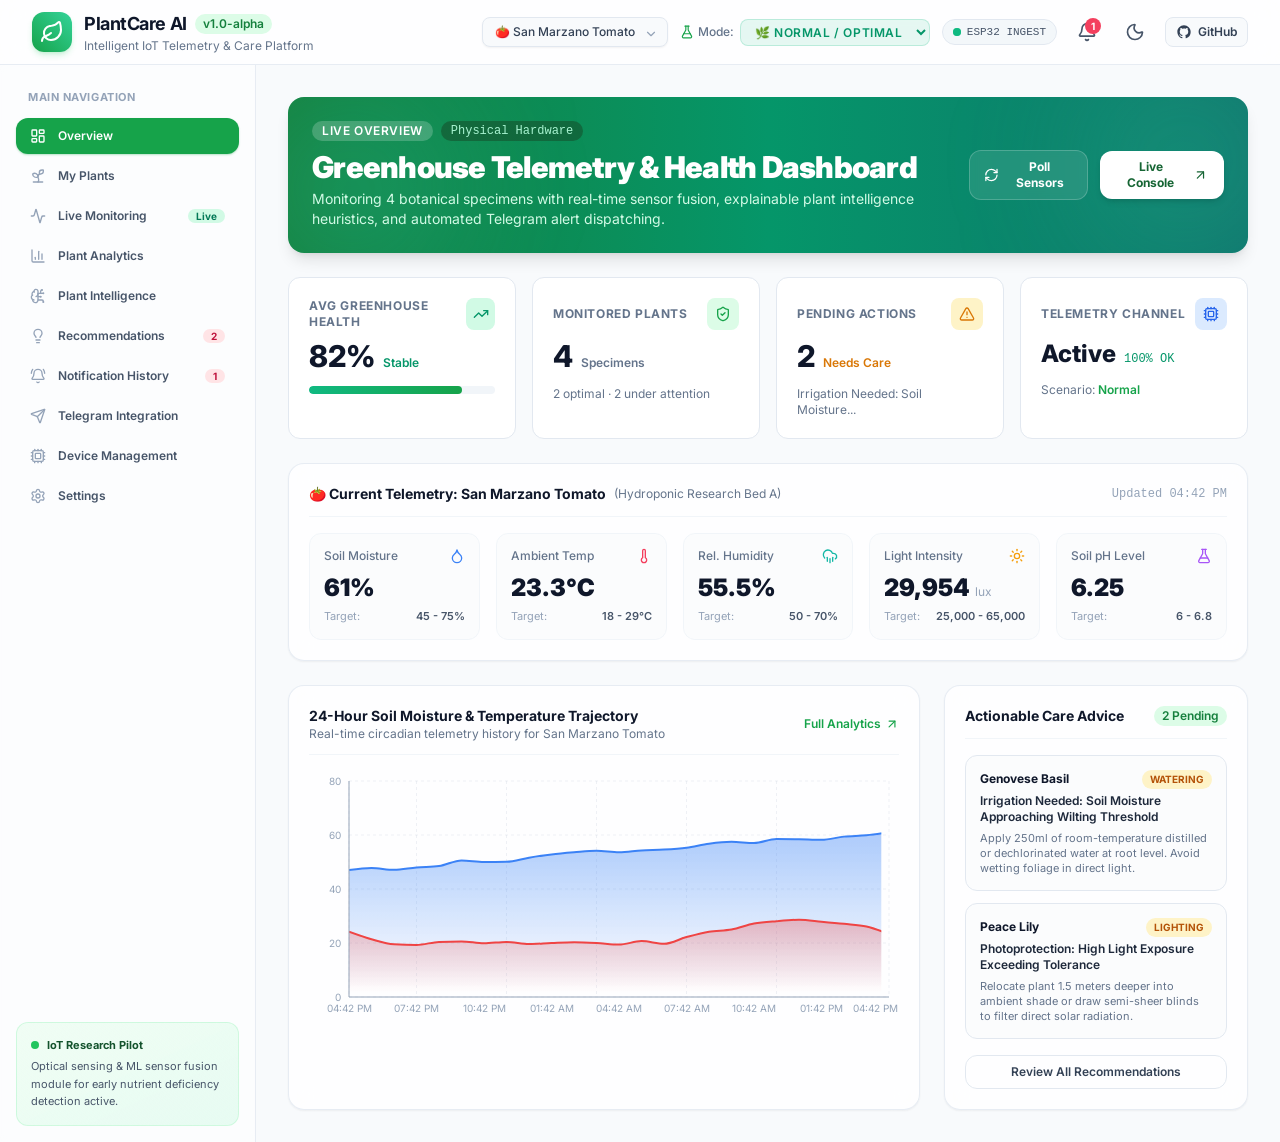
<file: index.html>
<!doctype html>
<html lang="en">
  <head>
    <meta charset="UTF-8" />
    <link rel="icon" type="image/svg+xml" href="data:image/svg+xml,<svg xmlns=%22http://www.w3.org/2000/svg%22 viewBox=%220 0 100 100%22><text y=%22.9em%22 font-size=%2290%22>🌿</text></svg>" />
    <meta name="viewport" content="width=device-width, initial-scale=1.0" />
    <meta name="description" content="PlantCare AI — Intelligent IoT Plant Telemetry Monitoring, Botanical Intelligence, and Telegram Alerting Platform." />
    <meta name="theme-color" content="#059669" />
    <title>PlantCare AI — Intelligent Plant Monitoring & Care Platform</title>
    <script type="module" crossorigin src="./assets/index-DK50gchQ.js"></script>
    <link rel="stylesheet" crossorigin href="./assets/index-CCjsMWDv.css">
  </head>
  <body>
    <div id="root"></div>
  </body>
</html>
</file>
<file: assets/index-CCjsMWDv.css>
@import "https://fonts.googleapis.com/css2?family=Inter:wght@300;400;500;600;700;800&family=JetBrains+Mono:wght@400;500&display=swap";*,:before,:after,::backdrop{--tw-border-spacing-x:0;--tw-border-spacing-y:0;--tw-translate-x:0;--tw-translate-y:0;--tw-rotate:0;--tw-skew-x:0;--tw-skew-y:0;--tw-scale-x:1;--tw-scale-y:1;--tw-pan-x: ;--tw-pan-y: ;--tw-pinch-zoom: ;--tw-scroll-snap-strictness:proximity;--tw-gradient-from-position: ;--tw-gradient-via-position: ;--tw-gradient-to-position: ;--tw-ordinal: ;--tw-slashed-zero: ;--tw-numeric-figure: ;--tw-numeric-spacing: ;--tw-numeric-fraction: ;--tw-ring-inset: ;--tw-ring-offset-width:0px;--tw-ring-offset-color:#fff;--tw-ring-color:#3b82f680;--tw-ring-offset-shadow:0 0 #0000;--tw-ring-shadow:0 0 #0000;--tw-shadow:0 0 #0000;--tw-shadow-colored:0 0 #0000;--tw-blur: ;--tw-brightness: ;--tw-contrast: ;--tw-grayscale: ;--tw-hue-rotate: ;--tw-invert: ;--tw-saturate: ;--tw-sepia: ;--tw-drop-shadow: ;--tw-backdrop-blur: ;--tw-backdrop-brightness: ;--tw-backdrop-contrast: ;--tw-backdrop-grayscale: ;--tw-backdrop-hue-rotate: ;--tw-backdrop-invert: ;--tw-backdrop-opacity: ;--tw-backdrop-saturate: ;--tw-backdrop-sepia: ;--tw-contain-size: ;--tw-contain-layout: ;--tw-contain-paint: ;--tw-contain-style: }*,:before,:after{box-sizing:border-box;border:0 solid #e5e7eb}:before,:after{--tw-content:""}html,:host{-webkit-text-size-adjust:100%;tab-size:4;font-feature-settings:normal;font-variation-settings:normal;-webkit-tap-highlight-color:transparent;font-family:Inter,system-ui,-apple-system,sans-serif;line-height:1.5}body{line-height:inherit;margin:0}hr{height:0;color:inherit;border-top-width:1px}abbr:where([title]){-webkit-text-decoration:underline dotted;text-decoration:underline dotted}h1,h2,h3,h4,h5,h6{font-size:inherit;font-weight:inherit}a{color:inherit;-webkit-text-decoration:inherit;text-decoration:inherit}b,strong{font-weight:bolder}code,kbd,samp,pre{font-feature-settings:normal;font-variation-settings:normal;font-family:ui-monospace,SFMono-Regular,Menlo,Monaco,Consolas,Liberation Mono,Courier New,monospace;font-size:1em}small{font-size:80%}sub,sup{vertical-align:baseline;font-size:75%;line-height:0;position:relative}sub{bottom:-.25em}sup{top:-.5em}table{text-indent:0;border-color:inherit;border-collapse:collapse}button,input,optgroup,select,textarea{font-feature-settings:inherit;font-variation-settings:inherit;font-family:inherit;font-size:100%;font-weight:inherit;line-height:inherit;letter-spacing:inherit;color:inherit;margin:0;padding:0}button,select{text-transform:none}button,input:where([type=button]),input:where([type=reset]),input:where([type=submit]){-webkit-appearance:button;background-color:#0000;background-image:none}:-moz-focusring{outline:auto}:-moz-ui-invalid{box-shadow:none}progress{vertical-align:baseline}::-webkit-inner-spin-button{height:auto}::-webkit-outer-spin-button{height:auto}[type=search]{-webkit-appearance:textfield;outline-offset:-2px}::-webkit-search-decoration{-webkit-appearance:none}::-webkit-file-upload-button{-webkit-appearance:button;font:inherit}summary{display:list-item}blockquote,dl,dd,h1,h2,h3,h4,h5,h6,hr,figure,p,pre{margin:0}fieldset{margin:0;padding:0}legend{padding:0}ol,ul,menu{margin:0;padding:0;list-style:none}dialog{padding:0}textarea{resize:vertical}input::-moz-placeholder{opacity:1;color:#9ca3af}textarea::-moz-placeholder{opacity:1;color:#9ca3af}input::placeholder,textarea::placeholder{opacity:1;color:#9ca3af}button,[role=button]{cursor:pointer}:disabled{cursor:default}img,svg,video,canvas,audio,iframe,embed,object{vertical-align:middle;display:block}img,video{max-width:100%;height:auto}[hidden]:where(:not([hidden=until-found])){display:none}body{--tw-bg-opacity:1;background-color:rgb(248 250 252/var(--tw-bg-opacity,1));--tw-text-opacity:1;color:rgb(30 41 59/var(--tw-text-opacity,1));-webkit-font-smoothing:antialiased;-moz-osx-font-smoothing:grayscale;font-family:Inter,system-ui,-apple-system,sans-serif;transition-property:color,background-color,border-color,text-decoration-color,fill,stroke;transition-duration:.2s;transition-timing-function:cubic-bezier(.4,0,.2,1)}body:is(.dark *){--tw-bg-opacity:1;background-color:rgb(2 6 23/var(--tw-bg-opacity,1));--tw-text-opacity:1;color:rgb(241 245 249/var(--tw-text-opacity,1))}.pointer-events-none{pointer-events:none}.fixed{position:fixed}.absolute{position:absolute}.relative{position:relative}.sticky{position:sticky}.inset-0{inset:0}.-bottom-12{bottom:-3rem}.-left-12{left:-3rem}.-right-12{right:-3rem}.-top-12{top:-3rem}.bottom-0{bottom:0}.left-0{left:0}.right-0{right:0}.right-1{right:.25rem}.right-2\.5{right:.625rem}.top-0{top:0}.top-1{top:.25rem}.top-2\.5{top:.625rem}.z-10{z-index:10}.z-40{z-index:40}.z-50{z-index:50}.mx-auto{margin-left:auto;margin-right:auto}.mb-1{margin-bottom:.25rem}.mb-2{margin-bottom:.5rem}.mb-3{margin-bottom:.75rem}.ml-4{margin-left:1rem}.mr-1{margin-right:.25rem}.mt-0\.5{margin-top:.125rem}.mt-1{margin-top:.25rem}.mt-1\.5{margin-top:.375rem}.mt-2{margin-top:.5rem}.mt-3{margin-top:.75rem}.mt-4{margin-top:1rem}.line-clamp-2{-webkit-line-clamp:2;-webkit-box-orient:vertical;display:-webkit-box;overflow:hidden}.block{display:block}.flex{display:flex}.inline-flex{display:inline-flex}.table{display:table}.grid{display:grid}.hidden{display:none}.h-1\.5{height:.375rem}.h-10{height:2.5rem}.h-11{height:2.75rem}.h-12{height:3rem}.h-16{height:4rem}.h-2{height:.5rem}.h-2\.5{height:.625rem}.h-3{height:.75rem}.h-3\.5{height:.875rem}.h-4{height:1rem}.h-5{height:1.25rem}.h-56{height:14rem}.h-6{height:1.5rem}.h-64{height:16rem}.h-8{height:2rem}.h-80{height:20rem}.h-9{height:2.25rem}.h-full{height:100%}.max-h-64{max-height:16rem}.max-h-72{max-height:18rem}.min-h-screen{min-height:100vh}.w-1\.5{width:.375rem}.w-10{width:2.5rem}.w-11{width:2.75rem}.w-12{width:3rem}.w-2{width:.5rem}.w-2\.5{width:.625rem}.w-3{width:.75rem}.w-3\.5{width:.875rem}.w-4{width:1rem}.w-5{width:1.25rem}.w-56{width:14rem}.w-6{width:1.5rem}.w-64{width:16rem}.w-8{width:2rem}.w-80{width:20rem}.w-9{width:2.25rem}.w-full{width:100%}.max-w-2xl{max-width:42rem}.max-w-7xl{max-width:80rem}.max-w-md{max-width:28rem}.max-w-xl{max-width:36rem}.flex-1{flex:1}.flex-shrink-0{flex-shrink:0}.scale-110{--tw-scale-x:1.1;--tw-scale-y:1.1;transform:translate(var(--tw-translate-x), var(--tw-translate-y)) rotate(var(--tw-rotate)) skewX(var(--tw-skew-x)) skewY(var(--tw-skew-y)) scaleX(var(--tw-scale-x)) scaleY(var(--tw-scale-y))}@keyframes ping{75%,to{opacity:0;transform:scale(2)}}.animate-ping{animation:1s cubic-bezier(0,0,.2,1) infinite ping}@keyframes pulse{50%{opacity:.5}}.animate-pulse{animation:2s cubic-bezier(.4,0,.6,1) infinite pulse}.cursor-pointer{cursor:pointer}.list-inside{list-style-position:inside}.list-decimal{list-style-type:decimal}.appearance-none{appearance:none}.grid-cols-1{grid-template-columns:repeat(1,minmax(0,1fr))}.grid-cols-2{grid-template-columns:repeat(2,minmax(0,1fr))}.grid-cols-3{grid-template-columns:repeat(3,minmax(0,1fr))}.flex-col{flex-direction:column}.flex-wrap{flex-wrap:wrap}.items-start{align-items:flex-start}.items-center{align-items:center}.items-baseline{align-items:baseline}.justify-end{justify-content:flex-end}.justify-center{justify-content:center}.justify-between{justify-content:space-between}.justify-around{justify-content:space-around}.gap-1{gap:.25rem}.gap-1\.5{gap:.375rem}.gap-2{gap:.5rem}.gap-3{gap:.75rem}.gap-3\.5{gap:.875rem}.gap-4{gap:1rem}.gap-5{gap:1.25rem}.gap-6{gap:1.5rem}.space-y-1>:not([hidden])~:not([hidden]){--tw-space-y-reverse:0;margin-top:calc(.25rem * calc(1 - var(--tw-space-y-reverse)));margin-bottom:calc(.25rem * var(--tw-space-y-reverse))}.space-y-2>:not([hidden])~:not([hidden]){--tw-space-y-reverse:0;margin-top:calc(.5rem * calc(1 - var(--tw-space-y-reverse)));margin-bottom:calc(.5rem * var(--tw-space-y-reverse))}.space-y-3>:not([hidden])~:not([hidden]){--tw-space-y-reverse:0;margin-top:calc(.75rem * calc(1 - var(--tw-space-y-reverse)));margin-bottom:calc(.75rem * var(--tw-space-y-reverse))}.space-y-4>:not([hidden])~:not([hidden]){--tw-space-y-reverse:0;margin-top:calc(1rem * calc(1 - var(--tw-space-y-reverse)));margin-bottom:calc(1rem * var(--tw-space-y-reverse))}.space-y-6>:not([hidden])~:not([hidden]){--tw-space-y-reverse:0;margin-top:calc(1.5rem * calc(1 - var(--tw-space-y-reverse)));margin-bottom:calc(1.5rem * var(--tw-space-y-reverse))}.divide-y>:not([hidden])~:not([hidden]){--tw-divide-y-reverse:0;border-top-width:calc(1px * calc(1 - var(--tw-divide-y-reverse)));border-bottom-width:calc(1px * var(--tw-divide-y-reverse))}.divide-slate-100>:not([hidden])~:not([hidden]){--tw-divide-opacity:1;border-color:rgb(241 245 249/var(--tw-divide-opacity,1))}.self-end{align-self:flex-end}.overflow-hidden{overflow:hidden}.overflow-x-auto{overflow-x:auto}.overflow-y-auto{overflow-y:auto}.rounded{border-radius:.25rem}.rounded-2xl{border-radius:1rem}.rounded-full{border-radius:9999px}.rounded-lg{border-radius:.5rem}.rounded-md{border-radius:.375rem}.rounded-xl{border-radius:.75rem}.border{border-width:1px}.border-2{border-width:2px}.border-b{border-bottom-width:1px}.border-l-2{border-left-width:2px}.border-l-4{border-left-width:4px}.border-r{border-right-width:1px}.border-t{border-top-width:1px}.border-amber-200\/80{border-color:#fde68acc}.border-amber-500\/20{border-color:#f59e0b33}.border-blue-500\/20{border-color:#3b82f633}.border-botanical-200{--tw-border-opacity:1;border-color:rgb(187 247 208/var(--tw-border-opacity,1))}.border-botanical-200\/60{border-color:#bbf7d099}.border-botanical-500{--tw-border-opacity:1;border-color:rgb(34 197 94/var(--tw-border-opacity,1))}.border-emerald-200\/80{border-color:#a7f3d0cc}.border-emerald-500\/20{border-color:#10b98133}.border-rose-500\/20{border-color:#f43f5e33}.border-sky-100{--tw-border-opacity:1;border-color:rgb(224 242 254/var(--tw-border-opacity,1))}.border-sky-300{--tw-border-opacity:1;border-color:rgb(125 211 252/var(--tw-border-opacity,1))}.border-slate-100{--tw-border-opacity:1;border-color:rgb(241 245 249/var(--tw-border-opacity,1))}.border-slate-200{--tw-border-opacity:1;border-color:rgb(226 232 240/var(--tw-border-opacity,1))}.border-slate-200\/80{border-color:#e2e8f0cc}.border-teal-500\/20{border-color:#14b8a633}.border-white\/20{border-color:#fff3}.border-l-amber-500{--tw-border-opacity:1;border-left-color:rgb(245 158 11/var(--tw-border-opacity,1))}.border-l-blue-500{--tw-border-opacity:1;border-left-color:rgb(59 130 246/var(--tw-border-opacity,1))}.border-l-emerald-400{--tw-border-opacity:1;border-left-color:rgb(52 211 153/var(--tw-border-opacity,1))}.border-l-rose-500{--tw-border-opacity:1;border-left-color:rgb(244 63 94/var(--tw-border-opacity,1))}.bg-amber-100{--tw-bg-opacity:1;background-color:rgb(254 243 199/var(--tw-bg-opacity,1))}.bg-amber-200\/60{background-color:#fde68a99}.bg-amber-50\/60{background-color:#fffbeb99}.bg-amber-500{--tw-bg-opacity:1;background-color:rgb(245 158 11/var(--tw-bg-opacity,1))}.bg-amber-500\/10{background-color:#f59e0b1a}.bg-amber-600{--tw-bg-opacity:1;background-color:rgb(217 119 6/var(--tw-bg-opacity,1))}.bg-blue-100{--tw-bg-opacity:1;background-color:rgb(219 234 254/var(--tw-bg-opacity,1))}.bg-blue-50{--tw-bg-opacity:1;background-color:rgb(239 246 255/var(--tw-bg-opacity,1))}.bg-blue-500{--tw-bg-opacity:1;background-color:rgb(59 130 246/var(--tw-bg-opacity,1))}.bg-blue-500\/10{background-color:#3b82f61a}.bg-blue-600{--tw-bg-opacity:1;background-color:rgb(37 99 235/var(--tw-bg-opacity,1))}.bg-botanical-100{--tw-bg-opacity:1;background-color:rgb(220 252 231/var(--tw-bg-opacity,1))}.bg-botanical-200\/60{background-color:#bbf7d099}.bg-botanical-50{--tw-bg-opacity:1;background-color:rgb(240 253 244/var(--tw-bg-opacity,1))}.bg-botanical-50\/40{background-color:#f0fdf466}.bg-botanical-50\/60{background-color:#f0fdf499}.bg-botanical-50\/70{background-color:#f0fdf4b3}.bg-botanical-50\/80{background-color:#f0fdf4cc}.bg-botanical-500{--tw-bg-opacity:1;background-color:rgb(34 197 94/var(--tw-bg-opacity,1))}.bg-botanical-600{--tw-bg-opacity:1;background-color:rgb(22 163 74/var(--tw-bg-opacity,1))}.bg-botanical-900\/60{background-color:#14532d99}.bg-emerald-100{--tw-bg-opacity:1;background-color:rgb(209 250 229/var(--tw-bg-opacity,1))}.bg-emerald-400{--tw-bg-opacity:1;background-color:rgb(52 211 153/var(--tw-bg-opacity,1))}.bg-emerald-400\/20{background-color:#34d39933}.bg-emerald-50\/60{background-color:#ecfdf599}.bg-emerald-500{--tw-bg-opacity:1;background-color:rgb(16 185 129/var(--tw-bg-opacity,1))}.bg-emerald-500\/10{background-color:#10b9811a}.bg-purple-500{--tw-bg-opacity:1;background-color:rgb(168 85 247/var(--tw-bg-opacity,1))}.bg-rose-100{--tw-bg-opacity:1;background-color:rgb(255 228 230/var(--tw-bg-opacity,1))}.bg-rose-50{--tw-bg-opacity:1;background-color:rgb(255 241 242/var(--tw-bg-opacity,1))}.bg-rose-500{--tw-bg-opacity:1;background-color:rgb(244 63 94/var(--tw-bg-opacity,1))}.bg-rose-500\/10{background-color:#f43f5e1a}.bg-rose-600{--tw-bg-opacity:1;background-color:rgb(225 29 72/var(--tw-bg-opacity,1))}.bg-sky-100{--tw-bg-opacity:1;background-color:rgb(224 242 254/var(--tw-bg-opacity,1))}.bg-sky-50{--tw-bg-opacity:1;background-color:rgb(240 249 255/var(--tw-bg-opacity,1))}.bg-sky-50\/50{background-color:#f0f9ff80}.bg-slate-100{--tw-bg-opacity:1;background-color:rgb(241 245 249/var(--tw-bg-opacity,1))}.bg-slate-100\/80{background-color:#f1f5f9cc}.bg-slate-200{--tw-bg-opacity:1;background-color:rgb(226 232 240/var(--tw-bg-opacity,1))}.bg-slate-50{--tw-bg-opacity:1;background-color:rgb(248 250 252/var(--tw-bg-opacity,1))}.bg-slate-50\/50{background-color:#f8fafc80}.bg-slate-50\/60{background-color:#f8fafc99}.bg-slate-800\/80{background-color:#1e293bcc}.bg-slate-900{--tw-bg-opacity:1;background-color:rgb(15 23 42/var(--tw-bg-opacity,1))}.bg-slate-900\/60{background-color:#0f172a99}.bg-slate-950{--tw-bg-opacity:1;background-color:rgb(2 6 23/var(--tw-bg-opacity,1))}.bg-teal-400\/20{background-color:#2dd4bf33}.bg-teal-50{--tw-bg-opacity:1;background-color:rgb(240 253 250/var(--tw-bg-opacity,1))}.bg-teal-500{--tw-bg-opacity:1;background-color:rgb(20 184 166/var(--tw-bg-opacity,1))}.bg-teal-500\/10{background-color:#14b8a61a}.bg-teal-600{--tw-bg-opacity:1;background-color:rgb(13 148 136/var(--tw-bg-opacity,1))}.bg-white{--tw-bg-opacity:1;background-color:rgb(255 255 255/var(--tw-bg-opacity,1))}.bg-white\/10{background-color:#ffffff1a}.bg-white\/20{background-color:#fff3}.bg-white\/50{background-color:#ffffff80}.bg-white\/80{background-color:#fffc}.bg-white\/90{background-color:#ffffffe6}.bg-gradient-to-br{background-image:linear-gradient(to bottom right, var(--tw-gradient-stops))}.bg-gradient-to-r{background-image:linear-gradient(to right, var(--tw-gradient-stops))}.bg-gradient-to-tr{background-image:linear-gradient(to top right, var(--tw-gradient-stops))}.from-amber-500{--tw-gradient-from:#f59e0b var(--tw-gradient-from-position);--tw-gradient-to:#f59e0b00 var(--tw-gradient-to-position);--tw-gradient-stops:var(--tw-gradient-from), var(--tw-gradient-to)}.from-botanical-50{--tw-gradient-from:#f0fdf4 var(--tw-gradient-from-position);--tw-gradient-to:#f0fdf400 var(--tw-gradient-to-position);--tw-gradient-stops:var(--tw-gradient-from), var(--tw-gradient-to)}.from-botanical-50\/70{--tw-gradient-from:#f0fdf4b3 var(--tw-gradient-from-position);--tw-gradient-to:#f0fdf400 var(--tw-gradient-to-position);--tw-gradient-stops:var(--tw-gradient-from), var(--tw-gradient-to)}.from-botanical-600{--tw-gradient-from:#16a34a var(--tw-gradient-from-position);--tw-gradient-to:#16a34a00 var(--tw-gradient-to-position);--tw-gradient-stops:var(--tw-gradient-from), var(--tw-gradient-to)}.from-botanical-700{--tw-gradient-from:#15803d var(--tw-gradient-from-position);--tw-gradient-to:#15803d00 var(--tw-gradient-to-position);--tw-gradient-stops:var(--tw-gradient-from), var(--tw-gradient-to)}.from-emerald-500{--tw-gradient-from:#10b981 var(--tw-gradient-from-position);--tw-gradient-to:#10b98100 var(--tw-gradient-to-position);--tw-gradient-stops:var(--tw-gradient-from), var(--tw-gradient-to)}.via-emerald-500{--tw-gradient-to:#10b98100 var(--tw-gradient-to-position);--tw-gradient-stops:var(--tw-gradient-from), #10b981 var(--tw-gradient-via-position), var(--tw-gradient-to)}.via-emerald-600{--tw-gradient-to:#05966900 var(--tw-gradient-to-position);--tw-gradient-stops:var(--tw-gradient-from), #059669 var(--tw-gradient-via-position), var(--tw-gradient-to)}.to-botanical-600{--tw-gradient-to:#16a34a var(--tw-gradient-to-position)}.to-emerald-100\/50{--tw-gradient-to:#d1fae580 var(--tw-gradient-to-position)}.to-emerald-400{--tw-gradient-to:#34d399 var(--tw-gradient-to-position)}.to-emerald-50\/40{--tw-gradient-to:#ecfdf566 var(--tw-gradient-to-position)}.to-teal-700{--tw-gradient-to:#0f766e var(--tw-gradient-to-position)}.p-1{padding:.25rem}.p-1\.5{padding:.375rem}.p-12{padding:3rem}.p-2{padding:.5rem}.p-2\.5{padding:.625rem}.p-3{padding:.75rem}.p-3\.5{padding:.875rem}.p-4{padding:1rem}.p-5{padding:1.25rem}.p-6{padding:1.5rem}.px-1{padding-left:.25rem;padding-right:.25rem}.px-1\.5{padding-left:.375rem;padding-right:.375rem}.px-2{padding-left:.5rem;padding-right:.5rem}.px-2\.5{padding-left:.625rem;padding-right:.625rem}.px-3{padding-left:.75rem;padding-right:.75rem}.px-3\.5{padding-left:.875rem;padding-right:.875rem}.px-4{padding-left:1rem;padding-right:1rem}.px-5{padding-left:1.25rem;padding-right:1.25rem}.py-0\.5{padding-top:.125rem;padding-bottom:.125rem}.py-1{padding-top:.25rem;padding-bottom:.25rem}.py-1\.5{padding-top:.375rem;padding-bottom:.375rem}.py-2{padding-top:.5rem;padding-bottom:.5rem}.py-2\.5{padding-top:.625rem;padding-bottom:.625rem}.py-8{padding-top:2rem;padding-bottom:2rem}.pb-2{padding-bottom:.5rem}.pb-20{padding-bottom:5rem}.pb-3{padding-bottom:.75rem}.pb-4{padding-bottom:1rem}.pl-3{padding-left:.75rem}.pr-8{padding-right:2rem}.pt-1{padding-top:.25rem}.pt-2{padding-top:.5rem}.pt-3{padding-top:.75rem}.text-left{text-align:left}.text-center{text-align:center}.font-mono{font-family:ui-monospace,SFMono-Regular,Menlo,Monaco,Consolas,Liberation Mono,Courier New,monospace}.font-serif{font-family:ui-serif,Georgia,Cambria,Times New Roman,Times,serif}.text-2xl{font-size:1.5rem;line-height:2rem}.text-3xl{font-size:1.875rem;line-height:2.25rem}.text-4xl{font-size:2.25rem;line-height:2.5rem}.text-\[10px\]{font-size:10px}.text-\[11px\]{font-size:11px}.text-base{font-size:1rem;line-height:1.5rem}.text-lg{font-size:1.125rem;line-height:1.75rem}.text-sm{font-size:.875rem;line-height:1.25rem}.text-xl{font-size:1.25rem;line-height:1.75rem}.text-xs{font-size:.75rem;line-height:1rem}.font-black{font-weight:900}.font-bold{font-weight:700}.font-extrabold{font-weight:800}.font-medium{font-weight:500}.font-normal{font-weight:400}.font-semibold{font-weight:600}.uppercase{text-transform:uppercase}.capitalize{text-transform:capitalize}.italic{font-style:italic}.leading-none{line-height:1}.leading-relaxed{line-height:1.625}.leading-snug{line-height:1.375}.tracking-tight{letter-spacing:-.025em}.tracking-wider{letter-spacing:.05em}.text-amber-400{--tw-text-opacity:1;color:rgb(251 191 36/var(--tw-text-opacity,1))}.text-amber-500{--tw-text-opacity:1;color:rgb(245 158 11/var(--tw-text-opacity,1))}.text-amber-600{--tw-text-opacity:1;color:rgb(217 119 6/var(--tw-text-opacity,1))}.text-amber-700{--tw-text-opacity:1;color:rgb(180 83 9/var(--tw-text-opacity,1))}.text-amber-900{--tw-text-opacity:1;color:rgb(120 53 15/var(--tw-text-opacity,1))}.text-blue-500{--tw-text-opacity:1;color:rgb(59 130 246/var(--tw-text-opacity,1))}.text-blue-600{--tw-text-opacity:1;color:rgb(37 99 235/var(--tw-text-opacity,1))}.text-blue-700{--tw-text-opacity:1;color:rgb(29 78 216/var(--tw-text-opacity,1))}.text-botanical-600{--tw-text-opacity:1;color:rgb(22 163 74/var(--tw-text-opacity,1))}.text-botanical-700{--tw-text-opacity:1;color:rgb(21 128 61/var(--tw-text-opacity,1))}.text-botanical-800{--tw-text-opacity:1;color:rgb(22 101 52/var(--tw-text-opacity,1))}.text-botanical-900{--tw-text-opacity:1;color:rgb(20 83 45/var(--tw-text-opacity,1))}.text-emerald-100{--tw-text-opacity:1;color:rgb(209 250 229/var(--tw-text-opacity,1))}.text-emerald-200{--tw-text-opacity:1;color:rgb(167 243 208/var(--tw-text-opacity,1))}.text-emerald-500{--tw-text-opacity:1;color:rgb(16 185 129/var(--tw-text-opacity,1))}.text-emerald-600{--tw-text-opacity:1;color:rgb(5 150 105/var(--tw-text-opacity,1))}.text-emerald-700{--tw-text-opacity:1;color:rgb(4 120 87/var(--tw-text-opacity,1))}.text-emerald-900{--tw-text-opacity:1;color:rgb(6 78 59/var(--tw-text-opacity,1))}.text-indigo-400{--tw-text-opacity:1;color:rgb(129 140 248/var(--tw-text-opacity,1))}.text-purple-500{--tw-text-opacity:1;color:rgb(168 85 247/var(--tw-text-opacity,1))}.text-purple-600{--tw-text-opacity:1;color:rgb(147 51 234/var(--tw-text-opacity,1))}.text-rose-500{--tw-text-opacity:1;color:rgb(244 63 94/var(--tw-text-opacity,1))}.text-rose-600{--tw-text-opacity:1;color:rgb(225 29 72/var(--tw-text-opacity,1))}.text-rose-700{--tw-text-opacity:1;color:rgb(190 18 60/var(--tw-text-opacity,1))}.text-sky-500{--tw-text-opacity:1;color:rgb(14 165 233/var(--tw-text-opacity,1))}.text-sky-600{--tw-text-opacity:1;color:rgb(2 132 199/var(--tw-text-opacity,1))}.text-sky-700{--tw-text-opacity:1;color:rgb(3 105 161/var(--tw-text-opacity,1))}.text-sky-900{--tw-text-opacity:1;color:rgb(12 74 110/var(--tw-text-opacity,1))}.text-slate-200{--tw-text-opacity:1;color:rgb(226 232 240/var(--tw-text-opacity,1))}.text-slate-400{--tw-text-opacity:1;color:rgb(148 163 184/var(--tw-text-opacity,1))}.text-slate-500{--tw-text-opacity:1;color:rgb(100 116 139/var(--tw-text-opacity,1))}.text-slate-600{--tw-text-opacity:1;color:rgb(71 85 105/var(--tw-text-opacity,1))}.text-slate-700{--tw-text-opacity:1;color:rgb(51 65 85/var(--tw-text-opacity,1))}.text-slate-800{--tw-text-opacity:1;color:rgb(30 41 59/var(--tw-text-opacity,1))}.text-slate-900{--tw-text-opacity:1;color:rgb(15 23 42/var(--tw-text-opacity,1))}.text-teal-500{--tw-text-opacity:1;color:rgb(20 184 166/var(--tw-text-opacity,1))}.text-teal-600{--tw-text-opacity:1;color:rgb(13 148 136/var(--tw-text-opacity,1))}.text-teal-700{--tw-text-opacity:1;color:rgb(15 118 110/var(--tw-text-opacity,1))}.text-white{--tw-text-opacity:1;color:rgb(255 255 255/var(--tw-text-opacity,1))}.opacity-40{opacity:.4}.opacity-75{opacity:.75}.shadow-2xl{--tw-shadow:0 25px 50px -12px #00000040;--tw-shadow-colored:0 25px 50px -12px var(--tw-shadow-color);box-shadow:var(--tw-ring-offset-shadow,0 0 #0000), var(--tw-ring-shadow,0 0 #0000), var(--tw-shadow)}.shadow-inner{--tw-shadow:inset 0 2px 4px 0 #0000000d;--tw-shadow-colored:inset 0 2px 4px 0 var(--tw-shadow-color);box-shadow:var(--tw-ring-offset-shadow,0 0 #0000), var(--tw-ring-shadow,0 0 #0000), var(--tw-shadow)}.shadow-lg{--tw-shadow:0 10px 15px -3px #0000001a, 0 4px 6px -4px #0000001a;--tw-shadow-colored:0 10px 15px -3px var(--tw-shadow-color), 0 4px 6px -4px var(--tw-shadow-color);box-shadow:var(--tw-ring-offset-shadow,0 0 #0000), var(--tw-ring-shadow,0 0 #0000), var(--tw-shadow)}.shadow-md{--tw-shadow:0 4px 6px -1px #0000001a, 0 2px 4px -2px #0000001a;--tw-shadow-colored:0 4px 6px -1px var(--tw-shadow-color), 0 2px 4px -2px var(--tw-shadow-color);box-shadow:var(--tw-ring-offset-shadow,0 0 #0000), var(--tw-ring-shadow,0 0 #0000), var(--tw-shadow)}.shadow-sm{--tw-shadow:0 1px 2px 0 #0000000d;--tw-shadow-colored:0 1px 2px 0 var(--tw-shadow-color);box-shadow:var(--tw-ring-offset-shadow,0 0 #0000), var(--tw-ring-shadow,0 0 #0000), var(--tw-shadow)}.shadow-xl{--tw-shadow:0 20px 25px -5px #0000001a, 0 8px 10px -6px #0000001a;--tw-shadow-colored:0 20px 25px -5px var(--tw-shadow-color), 0 8px 10px -6px var(--tw-shadow-color);box-shadow:var(--tw-ring-offset-shadow,0 0 #0000), var(--tw-ring-shadow,0 0 #0000), var(--tw-shadow)}.shadow-botanical-500\/20{--tw-shadow-color:#22c55e33;--tw-shadow:var(--tw-shadow-colored)}.shadow-botanical-600\/20{--tw-shadow-color:#16a34a33;--tw-shadow:var(--tw-shadow-colored)}.shadow-botanical-600\/30{--tw-shadow-color:#16a34a4d;--tw-shadow:var(--tw-shadow-colored)}.ring-1{--tw-ring-offset-shadow:var(--tw-ring-inset) 0 0 0 var(--tw-ring-offset-width) var(--tw-ring-offset-color);--tw-ring-shadow:var(--tw-ring-inset) 0 0 0 calc(1px + var(--tw-ring-offset-width)) var(--tw-ring-color);box-shadow:var(--tw-ring-offset-shadow), var(--tw-ring-shadow), var(--tw-shadow,0 0 #0000)}.ring-botanical-500{--tw-ring-opacity:1;--tw-ring-color:rgb(34 197 94/var(--tw-ring-opacity,1))}.ring-botanical-500\/20{--tw-ring-color:#22c55e33}.blur{--tw-blur:blur(8px);filter:var(--tw-blur) var(--tw-brightness) var(--tw-contrast) var(--tw-grayscale) var(--tw-hue-rotate) var(--tw-invert) var(--tw-saturate) var(--tw-sepia) var(--tw-drop-shadow)}.blur-3xl{--tw-blur:blur(64px);filter:var(--tw-blur) var(--tw-brightness) var(--tw-contrast) var(--tw-grayscale) var(--tw-hue-rotate) var(--tw-invert) var(--tw-saturate) var(--tw-sepia) var(--tw-drop-shadow)}.filter{filter:var(--tw-blur) var(--tw-brightness) var(--tw-contrast) var(--tw-grayscale) var(--tw-hue-rotate) var(--tw-invert) var(--tw-saturate) var(--tw-sepia) var(--tw-drop-shadow)}.backdrop-blur-md{--tw-backdrop-blur:blur(12px);-webkit-backdrop-filter:var(--tw-backdrop-blur) var(--tw-backdrop-brightness) var(--tw-backdrop-contrast) var(--tw-backdrop-grayscale) var(--tw-backdrop-hue-rotate) var(--tw-backdrop-invert) var(--tw-backdrop-opacity) var(--tw-backdrop-saturate) var(--tw-backdrop-sepia);backdrop-filter:var(--tw-backdrop-blur) var(--tw-backdrop-brightness) var(--tw-backdrop-contrast) var(--tw-backdrop-grayscale) var(--tw-backdrop-hue-rotate) var(--tw-backdrop-invert) var(--tw-backdrop-opacity) var(--tw-backdrop-saturate) var(--tw-backdrop-sepia)}.backdrop-blur-sm{--tw-backdrop-blur:blur(4px);-webkit-backdrop-filter:var(--tw-backdrop-blur) var(--tw-backdrop-brightness) var(--tw-backdrop-contrast) var(--tw-backdrop-grayscale) var(--tw-backdrop-hue-rotate) var(--tw-backdrop-invert) var(--tw-backdrop-opacity) var(--tw-backdrop-saturate) var(--tw-backdrop-sepia);backdrop-filter:var(--tw-backdrop-blur) var(--tw-backdrop-brightness) var(--tw-backdrop-contrast) var(--tw-backdrop-grayscale) var(--tw-backdrop-hue-rotate) var(--tw-backdrop-invert) var(--tw-backdrop-opacity) var(--tw-backdrop-saturate) var(--tw-backdrop-sepia)}.transition-all{transition-property:all;transition-duration:.15s;transition-timing-function:cubic-bezier(.4,0,.2,1)}.transition-colors{transition-property:color,background-color,border-color,text-decoration-color,fill,stroke;transition-duration:.15s;transition-timing-function:cubic-bezier(.4,0,.2,1)}.transition-transform{transition-property:transform;transition-duration:.15s;transition-timing-function:cubic-bezier(.4,0,.2,1)}.duration-150{transition-duration:.15s}.duration-200{transition-duration:.2s}.duration-500{transition-duration:.5s}.glass-panel{--tw-shadow:0 1px 2px 0 #0000000d;--tw-shadow-colored:0 1px 2px 0 var(--tw-shadow-color);box-shadow:var(--tw-ring-offset-shadow,0 0 #0000), var(--tw-ring-shadow,0 0 #0000), var(--tw-shadow);--tw-backdrop-blur:blur(12px);-webkit-backdrop-filter:var(--tw-backdrop-blur) var(--tw-backdrop-brightness) var(--tw-backdrop-contrast) var(--tw-backdrop-grayscale) var(--tw-backdrop-hue-rotate) var(--tw-backdrop-invert) var(--tw-backdrop-opacity) var(--tw-backdrop-saturate) var(--tw-backdrop-sepia);backdrop-filter:var(--tw-backdrop-blur) var(--tw-backdrop-brightness) var(--tw-backdrop-contrast) var(--tw-backdrop-grayscale) var(--tw-backdrop-hue-rotate) var(--tw-backdrop-invert) var(--tw-backdrop-opacity) var(--tw-backdrop-saturate) var(--tw-backdrop-sepia);background-color:#fffc;border-width:1px;border-color:#e2e8f0cc;border-radius:1rem}.glass-panel:is(.dark *){background-color:#0f172acc;border-color:#1e293bcc}.glass-card{--tw-border-opacity:1;border-width:1px;border-color:rgb(226 232 240/var(--tw-border-opacity,1));--tw-bg-opacity:1;background-color:rgb(255 255 255/var(--tw-bg-opacity,1));border-radius:.75rem;transition-property:all;transition-duration:.2s;transition-timing-function:cubic-bezier(.4,0,.2,1)}.glass-card:hover{--tw-border-opacity:1;border-color:rgb(134 239 172/var(--tw-border-opacity,1));--tw-shadow:0 4px 6px -1px #0000001a, 0 2px 4px -2px #0000001a;--tw-shadow-colored:0 4px 6px -1px var(--tw-shadow-color), 0 2px 4px -2px var(--tw-shadow-color);box-shadow:var(--tw-ring-offset-shadow,0 0 #0000), var(--tw-ring-shadow,0 0 #0000), var(--tw-shadow)}.glass-card:is(.dark *){--tw-border-opacity:1;border-color:rgb(30 41 59/var(--tw-border-opacity,1));--tw-bg-opacity:1;background-color:rgb(15 23 42/var(--tw-bg-opacity,1))}.glass-card:hover:is(.dark *){--tw-border-opacity:1;border-color:rgb(21 128 61/var(--tw-border-opacity,1))}.botanical-gradient{background:linear-gradient(135deg,#10b981 0%,#059669 50%,#047857 100%)}.botanical-glow{box-shadow:0 0 25px -5px #10b98140}.pulse-sensor{animation:2s cubic-bezier(.4,0,.6,1) infinite pulse-ring}@keyframes pulse-ring{0%,to{opacity:1;transform:scale(1)}50%{opacity:.6;transform:scale(1.04)}}::-webkit-scrollbar{width:6px;height:6px}::-webkit-scrollbar-track{background:0 0}::-webkit-scrollbar-thumb{--tw-bg-opacity:1;background-color:rgb(203 213 225/var(--tw-bg-opacity,1));border-radius:9999px}:is(.dark *)::-webkit-scrollbar-thumb{--tw-bg-opacity:1;background-color:rgb(51 65 85/var(--tw-bg-opacity,1))}::-webkit-scrollbar-thumb:hover{--tw-bg-opacity:1;background-color:rgb(148 163 184/var(--tw-bg-opacity,1))}:is(.dark *)::-webkit-scrollbar-thumb:hover{--tw-bg-opacity:1;background-color:rgb(71 85 105/var(--tw-bg-opacity,1))}.hover\:border-botanical-400:hover{--tw-border-opacity:1;border-color:rgb(74 222 128/var(--tw-border-opacity,1))}.hover\:border-slate-300:hover{--tw-border-opacity:1;border-color:rgb(203 213 225/var(--tw-border-opacity,1))}.hover\:bg-botanical-50:hover{--tw-bg-opacity:1;background-color:rgb(240 253 244/var(--tw-bg-opacity,1))}.hover\:bg-botanical-50\/70:hover{background-color:#f0fdf4b3}.hover\:bg-botanical-700:hover{--tw-bg-opacity:1;background-color:rgb(21 128 61/var(--tw-bg-opacity,1))}.hover\:bg-emerald-50:hover{--tw-bg-opacity:1;background-color:rgb(236 253 245/var(--tw-bg-opacity,1))}.hover\:bg-rose-50:hover{--tw-bg-opacity:1;background-color:rgb(255 241 242/var(--tw-bg-opacity,1))}.hover\:bg-sky-100:hover{--tw-bg-opacity:1;background-color:rgb(224 242 254/var(--tw-bg-opacity,1))}.hover\:bg-slate-100:hover{--tw-bg-opacity:1;background-color:rgb(241 245 249/var(--tw-bg-opacity,1))}.hover\:bg-slate-50:hover{--tw-bg-opacity:1;background-color:rgb(248 250 252/var(--tw-bg-opacity,1))}.hover\:bg-slate-50\/50:hover{background-color:#f8fafc80}.hover\:bg-slate-800:hover{--tw-bg-opacity:1;background-color:rgb(30 41 59/var(--tw-bg-opacity,1))}.hover\:bg-white\/20:hover{background-color:#fff3}.hover\:text-botanical-700:hover{--tw-text-opacity:1;color:rgb(21 128 61/var(--tw-text-opacity,1))}.hover\:text-rose-600:hover{--tw-text-opacity:1;color:rgb(225 29 72/var(--tw-text-opacity,1))}.hover\:text-slate-600:hover{--tw-text-opacity:1;color:rgb(71 85 105/var(--tw-text-opacity,1))}.hover\:text-slate-900:hover{--tw-text-opacity:1;color:rgb(15 23 42/var(--tw-text-opacity,1))}.hover\:underline:hover{text-decoration-line:underline}.focus\:border-botanical-500:focus{--tw-border-opacity:1;border-color:rgb(34 197 94/var(--tw-border-opacity,1))}.focus\:outline-none:focus{outline-offset:2px;outline:2px solid #0000}.group:hover .group-hover\:scale-110{--tw-scale-x:1.1;--tw-scale-y:1.1;transform:translate(var(--tw-translate-x), var(--tw-translate-y)) rotate(var(--tw-rotate)) skewX(var(--tw-skew-x)) skewY(var(--tw-skew-y)) scaleX(var(--tw-scale-x)) scaleY(var(--tw-scale-y))}.group:hover .group-hover\:text-botanical-600{--tw-text-opacity:1;color:rgb(22 163 74/var(--tw-text-opacity,1))}.dark\:divide-slate-800:is(.dark *)>:not([hidden])~:not([hidden]){--tw-divide-opacity:1;border-color:rgb(30 41 59/var(--tw-divide-opacity,1))}.dark\:border-amber-900\/40:is(.dark *){border-color:#78350f66}.dark\:border-botanical-400:is(.dark *){--tw-border-opacity:1;border-color:rgb(74 222 128/var(--tw-border-opacity,1))}.dark\:border-botanical-900:is(.dark *){--tw-border-opacity:1;border-color:rgb(20 83 45/var(--tw-border-opacity,1))}.dark\:border-botanical-900\/40:is(.dark *){border-color:#14532d66}.dark\:border-botanical-900\/60:is(.dark *){border-color:#14532d99}.dark\:border-emerald-900\/40:is(.dark *){border-color:#064e3b66}.dark\:border-sky-800:is(.dark *){--tw-border-opacity:1;border-color:rgb(7 89 133/var(--tw-border-opacity,1))}.dark\:border-sky-900\/50:is(.dark *){border-color:#0c4a6e80}.dark\:border-slate-700:is(.dark *){--tw-border-opacity:1;border-color:rgb(51 65 85/var(--tw-border-opacity,1))}.dark\:border-slate-800:is(.dark *){--tw-border-opacity:1;border-color:rgb(30 41 59/var(--tw-border-opacity,1))}.dark\:border-slate-800\/80:is(.dark *){border-color:#1e293bcc}.dark\:bg-amber-800\/60:is(.dark *){background-color:#92400e99}.dark\:bg-amber-950\/20:is(.dark *){background-color:#451a0333}.dark\:bg-amber-950\/60:is(.dark *){background-color:#451a0399}.dark\:bg-blue-950\/40:is(.dark *){background-color:#17255466}.dark\:bg-blue-950\/60:is(.dark *){background-color:#17255499}.dark\:bg-botanical-800\/60:is(.dark *){background-color:#16653499}.dark\:bg-botanical-900:is(.dark *){--tw-bg-opacity:1;background-color:rgb(20 83 45/var(--tw-bg-opacity,1))}.dark\:bg-botanical-900\/40:is(.dark *){background-color:#14532d66}.dark\:bg-botanical-950\/20:is(.dark *){background-color:#052e1633}.dark\:bg-botanical-950\/40:is(.dark *){background-color:#052e1666}.dark\:bg-botanical-950\/50:is(.dark *){background-color:#052e1680}.dark\:bg-botanical-950\/60:is(.dark *){background-color:#052e1699}.dark\:bg-emerald-950\/20:is(.dark *){background-color:#022c2233}.dark\:bg-emerald-950\/60:is(.dark *){background-color:#022c2299}.dark\:bg-rose-950\/40:is(.dark *){background-color:#4c051966}.dark\:bg-rose-950\/60:is(.dark *){background-color:#4c051999}.dark\:bg-sky-950\/20:is(.dark *){background-color:#082f4933}.dark\:bg-sky-950\/40:is(.dark *){background-color:#082f4966}.dark\:bg-sky-950\/60:is(.dark *){background-color:#082f4999}.dark\:bg-slate-700:is(.dark *){--tw-bg-opacity:1;background-color:rgb(51 65 85/var(--tw-bg-opacity,1))}.dark\:bg-slate-800:is(.dark *){--tw-bg-opacity:1;background-color:rgb(30 41 59/var(--tw-bg-opacity,1))}.dark\:bg-slate-800\/30:is(.dark *){background-color:#1e293b4d}.dark\:bg-slate-800\/40:is(.dark *){background-color:#1e293b66}.dark\:bg-slate-800\/50:is(.dark *){background-color:#1e293b80}.dark\:bg-slate-800\/80:is(.dark *){background-color:#1e293bcc}.dark\:bg-slate-900:is(.dark *){--tw-bg-opacity:1;background-color:rgb(15 23 42/var(--tw-bg-opacity,1))}.dark\:bg-slate-900\/50:is(.dark *){background-color:#0f172a80}.dark\:bg-slate-900\/80:is(.dark *){background-color:#0f172acc}.dark\:bg-slate-900\/90:is(.dark *){background-color:#0f172ae6}.dark\:bg-slate-950:is(.dark *){--tw-bg-opacity:1;background-color:rgb(2 6 23/var(--tw-bg-opacity,1))}.dark\:bg-teal-950\/40:is(.dark *){background-color:#042f2e66}.dark\:bg-white:is(.dark *){--tw-bg-opacity:1;background-color:rgb(255 255 255/var(--tw-bg-opacity,1))}.dark\:from-botanical-950\/30:is(.dark *){--tw-gradient-from:#052e164d var(--tw-gradient-from-position);--tw-gradient-to:#052e1600 var(--tw-gradient-to-position);--tw-gradient-stops:var(--tw-gradient-from), var(--tw-gradient-to)}.dark\:from-botanical-950\/40:is(.dark *){--tw-gradient-from:#052e1666 var(--tw-gradient-from-position);--tw-gradient-to:#052e1600 var(--tw-gradient-to-position);--tw-gradient-stops:var(--tw-gradient-from), var(--tw-gradient-to)}.dark\:to-slate-900:is(.dark *){--tw-gradient-to:#0f172a var(--tw-gradient-to-position)}.dark\:text-amber-200:is(.dark *){--tw-text-opacity:1;color:rgb(253 230 138/var(--tw-text-opacity,1))}.dark\:text-amber-400:is(.dark *){--tw-text-opacity:1;color:rgb(251 191 36/var(--tw-text-opacity,1))}.dark\:text-blue-300:is(.dark *){--tw-text-opacity:1;color:rgb(147 197 253/var(--tw-text-opacity,1))}.dark\:text-blue-400:is(.dark *){--tw-text-opacity:1;color:rgb(96 165 250/var(--tw-text-opacity,1))}.dark\:text-botanical-100:is(.dark *){--tw-text-opacity:1;color:rgb(220 252 231/var(--tw-text-opacity,1))}.dark\:text-botanical-200:is(.dark *){--tw-text-opacity:1;color:rgb(187 247 208/var(--tw-text-opacity,1))}.dark\:text-botanical-300:is(.dark *){--tw-text-opacity:1;color:rgb(134 239 172/var(--tw-text-opacity,1))}.dark\:text-botanical-400:is(.dark *){--tw-text-opacity:1;color:rgb(74 222 128/var(--tw-text-opacity,1))}.dark\:text-emerald-200:is(.dark *){--tw-text-opacity:1;color:rgb(167 243 208/var(--tw-text-opacity,1))}.dark\:text-emerald-400:is(.dark *){--tw-text-opacity:1;color:rgb(52 211 153/var(--tw-text-opacity,1))}.dark\:text-purple-400:is(.dark *){--tw-text-opacity:1;color:rgb(192 132 252/var(--tw-text-opacity,1))}.dark\:text-rose-300:is(.dark *){--tw-text-opacity:1;color:rgb(253 164 175/var(--tw-text-opacity,1))}.dark\:text-rose-400:is(.dark *){--tw-text-opacity:1;color:rgb(251 113 133/var(--tw-text-opacity,1))}.dark\:text-sky-200:is(.dark *){--tw-text-opacity:1;color:rgb(186 230 253/var(--tw-text-opacity,1))}.dark\:text-sky-300:is(.dark *){--tw-text-opacity:1;color:rgb(125 211 252/var(--tw-text-opacity,1))}.dark\:text-sky-400:is(.dark *){--tw-text-opacity:1;color:rgb(56 189 248/var(--tw-text-opacity,1))}.dark\:text-slate-100:is(.dark *){--tw-text-opacity:1;color:rgb(241 245 249/var(--tw-text-opacity,1))}.dark\:text-slate-200:is(.dark *){--tw-text-opacity:1;color:rgb(226 232 240/var(--tw-text-opacity,1))}.dark\:text-slate-300:is(.dark *){--tw-text-opacity:1;color:rgb(203 213 225/var(--tw-text-opacity,1))}.dark\:text-slate-400:is(.dark *){--tw-text-opacity:1;color:rgb(148 163 184/var(--tw-text-opacity,1))}.dark\:text-slate-500:is(.dark *){--tw-text-opacity:1;color:rgb(100 116 139/var(--tw-text-opacity,1))}.dark\:text-slate-900:is(.dark *){--tw-text-opacity:1;color:rgb(15 23 42/var(--tw-text-opacity,1))}.dark\:text-teal-300:is(.dark *){--tw-text-opacity:1;color:rgb(94 234 212/var(--tw-text-opacity,1))}.dark\:text-teal-400:is(.dark *){--tw-text-opacity:1;color:rgb(45 212 191/var(--tw-text-opacity,1))}.dark\:text-white:is(.dark *){--tw-text-opacity:1;color:rgb(255 255 255/var(--tw-text-opacity,1))}.dark\:hover\:border-slate-700:hover:is(.dark *){--tw-border-opacity:1;border-color:rgb(51 65 85/var(--tw-border-opacity,1))}.dark\:hover\:bg-rose-950\/40:hover:is(.dark *){background-color:#4c051966}.dark\:hover\:bg-rose-950\/50:hover:is(.dark *){background-color:#4c051980}.dark\:hover\:bg-slate-100:hover:is(.dark *){--tw-bg-opacity:1;background-color:rgb(241 245 249/var(--tw-bg-opacity,1))}.dark\:hover\:bg-slate-700:hover:is(.dark *){--tw-bg-opacity:1;background-color:rgb(51 65 85/var(--tw-bg-opacity,1))}.dark\:hover\:bg-slate-800:hover:is(.dark *){--tw-bg-opacity:1;background-color:rgb(30 41 59/var(--tw-bg-opacity,1))}.dark\:hover\:bg-slate-800\/20:hover:is(.dark *){background-color:#1e293b33}.dark\:hover\:bg-slate-800\/30:hover:is(.dark *){background-color:#1e293b4d}.dark\:hover\:bg-slate-800\/60:hover:is(.dark *){background-color:#1e293b99}.dark\:hover\:text-slate-100:hover:is(.dark *){--tw-text-opacity:1;color:rgb(241 245 249/var(--tw-text-opacity,1))}.dark\:hover\:text-white:hover:is(.dark *){--tw-text-opacity:1;color:rgb(255 255 255/var(--tw-text-opacity,1))}.group:hover .dark\:group-hover\:text-botanical-400:is(.dark *){--tw-text-opacity:1;color:rgb(74 222 128/var(--tw-text-opacity,1))}@media (width>=640px){.sm\:block{display:block}.sm\:inline{display:inline}.sm\:grid-cols-2{grid-template-columns:repeat(2,minmax(0,1fr))}.sm\:grid-cols-3{grid-template-columns:repeat(3,minmax(0,1fr))}.sm\:grid-cols-4{grid-template-columns:repeat(4,minmax(0,1fr))}.sm\:grid-cols-5{grid-template-columns:repeat(5,minmax(0,1fr))}.sm\:flex-row{flex-direction:row}.sm\:items-start{align-items:flex-start}.sm\:items-center{align-items:center}.sm\:self-center{align-self:center}.sm\:p-6{padding:1.5rem}.sm\:px-6{padding-left:1.5rem;padding-right:1.5rem}.sm\:text-3xl{font-size:1.875rem;line-height:2.25rem}.sm\:text-sm{font-size:.875rem;line-height:1.25rem}}@media (width>=768px){.md\:flex{display:flex}.md\:hidden{display:none}.md\:grid-cols-2{grid-template-columns:repeat(2,minmax(0,1fr))}.md\:flex-row{flex-direction:row}.md\:items-center{align-items:center}.md\:pb-8{padding-bottom:2rem}}@media (width>=1024px){.lg\:col-span-2{grid-column:span 2/span 2}.lg\:flex{display:flex}.lg\:grid-cols-2{grid-template-columns:repeat(2,minmax(0,1fr))}.lg\:grid-cols-3{grid-template-columns:repeat(3,minmax(0,1fr))}.lg\:grid-cols-4{grid-template-columns:repeat(4,minmax(0,1fr))}.lg\:grid-cols-5{grid-template-columns:repeat(5,minmax(0,1fr))}.lg\:p-8{padding:2rem}.lg\:px-8{padding-left:2rem;padding-right:2rem}}
</file>
